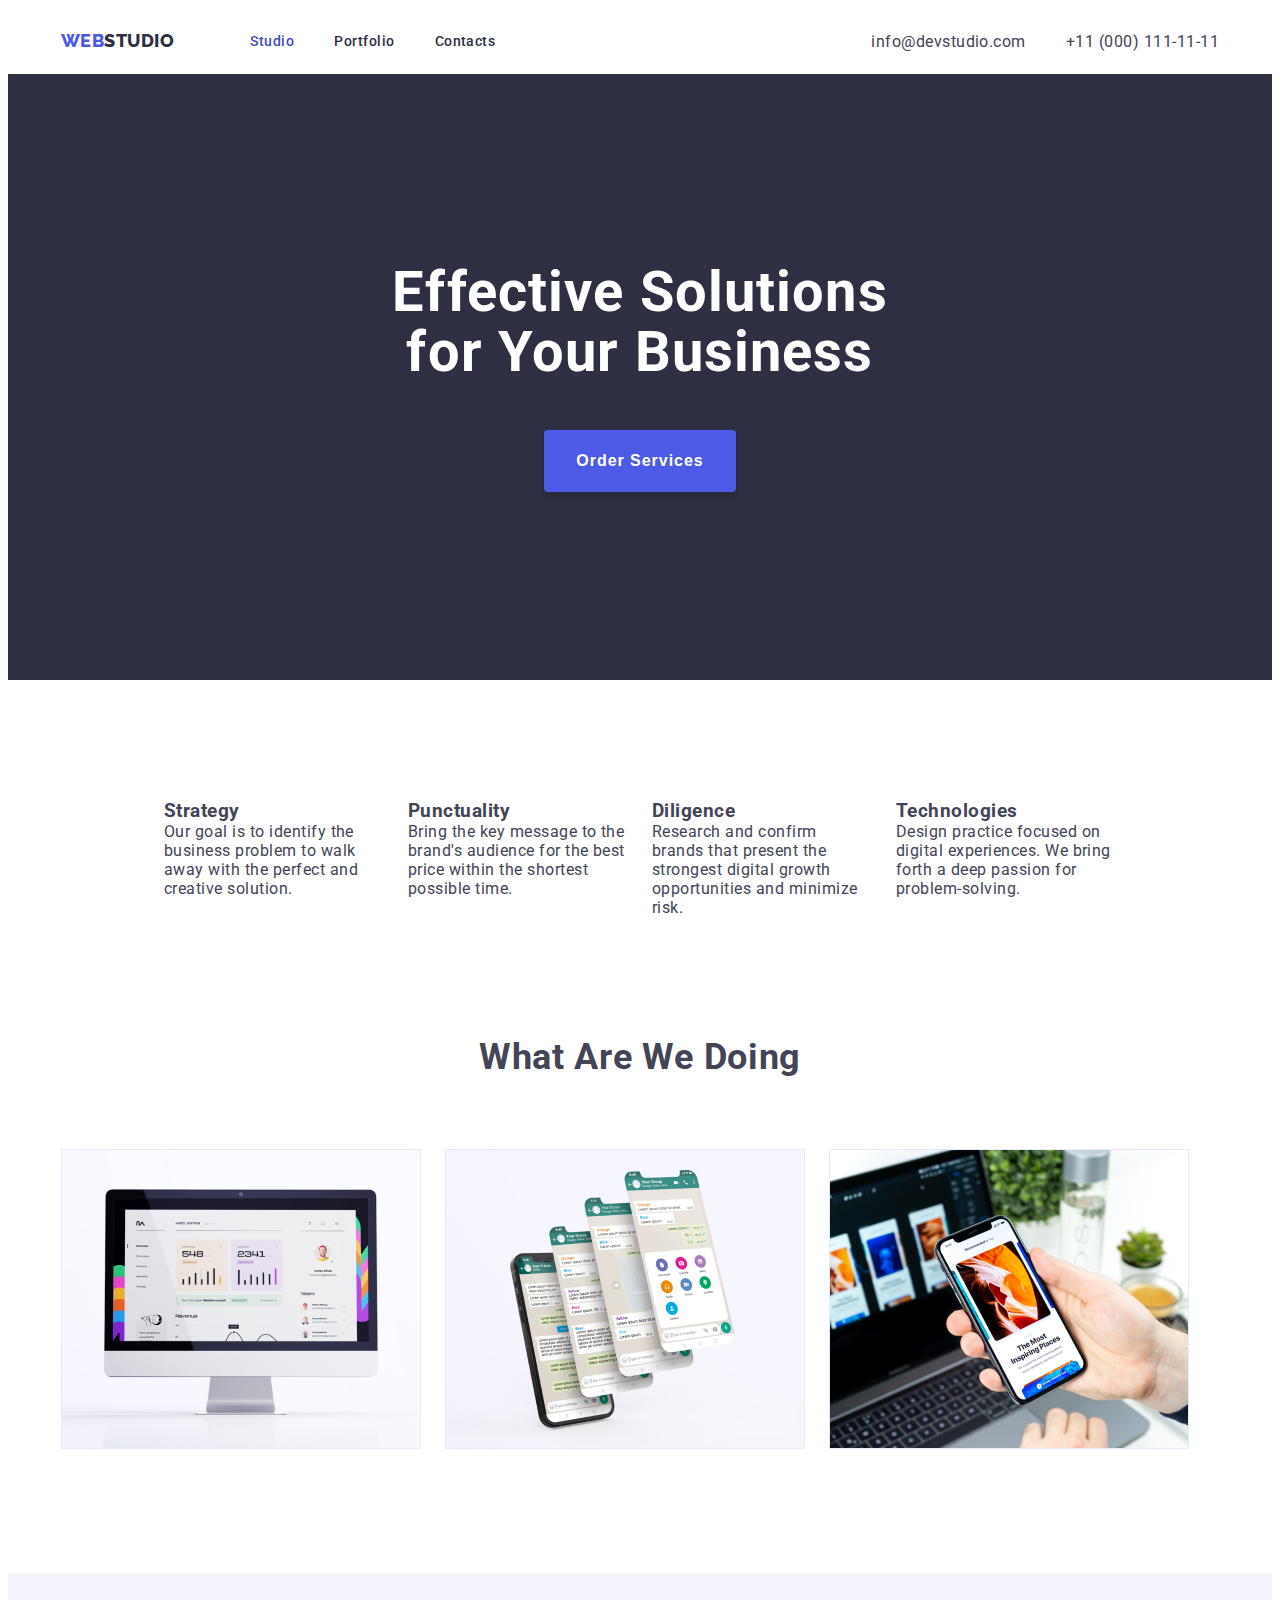
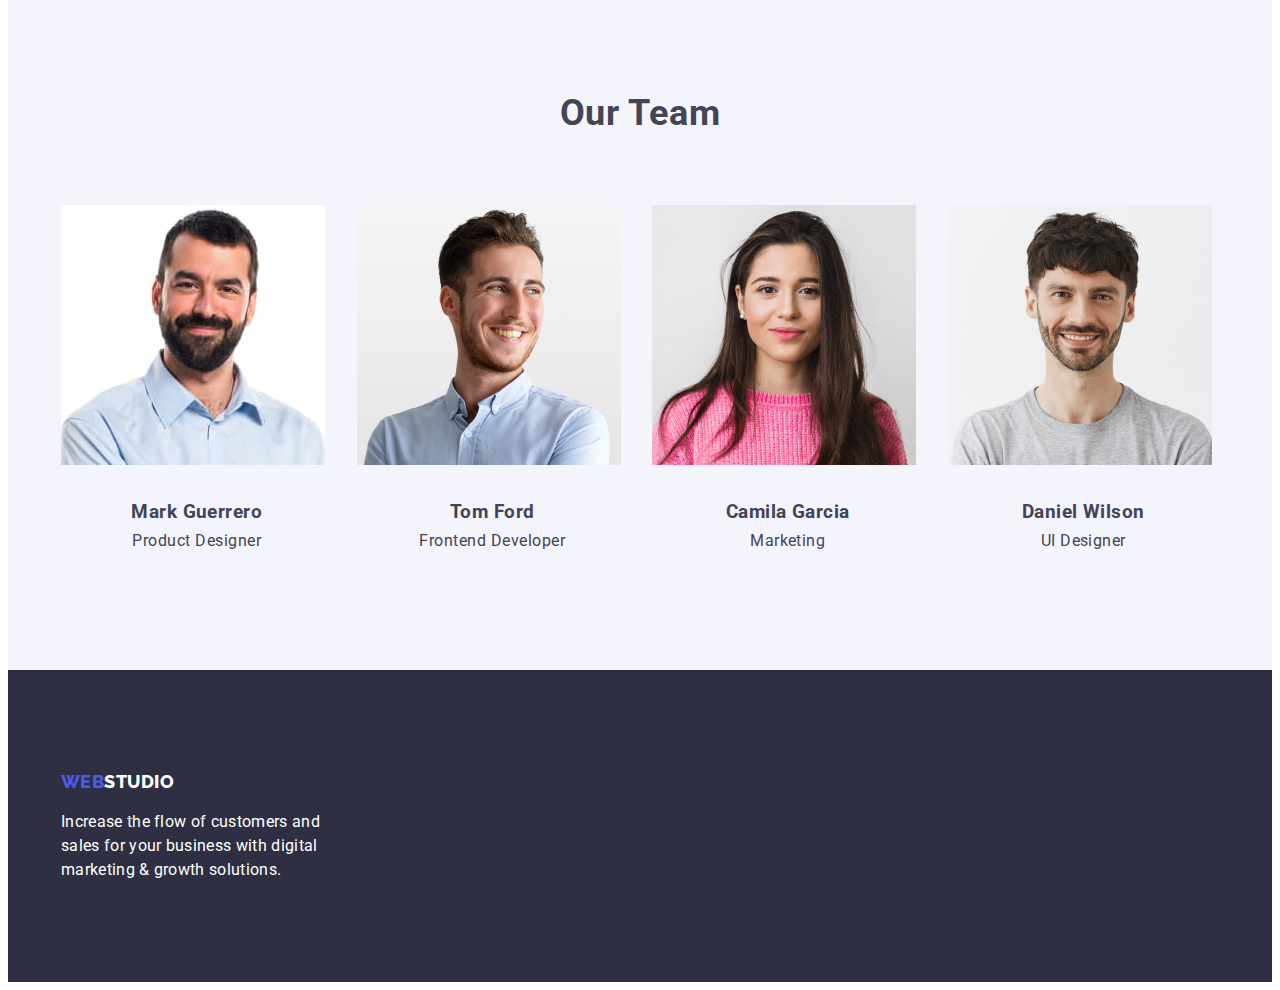
<file: index.html>
<!DOCTYPE html>
<html lang="en">
<head>
    <meta charset="UTF-8" />
    <title>webstudio</title>
    <link rel="stylesheet" href="./css/styles.css" />
    <link
      href="https://fonts.googleapis.com/css2?family=Raleway:wght@800&family=Roboto:wght@400;500;700;900&display=swap"
      rel="stylesheet"
    />
</head>
<body>

    <!--Navigation and Address-->
    <header class="header-container">
        <div class="container menu">
            <nav class="nav-container">
                    <a class="logo" href="index.html">WEB<span class="logo-black">STUDIO</span></a>
                <ul class="nav-list-container list">
                    <li class="item"><a href="./index.html" class="page current link">Studio</a></li>
                    <li class="item"><a href="./portfolio.html" class="page link">Portfolio</a></li>
                    <li class="item"><a href="" class="page link">Contacts</a></li>
                </ul>
            </nav>
            <address>
                <ul class="cta-container list">
                    <li class="item"><a href="mailto:info@devstudio.com" class="contact link">info@devstudio.com</a></li>
                    <li class="item"><a href="tel:+11(000)1111111" class="contact link">+11 (000) 111-11-11</a></li>
                </ul>
            </address>
        </div>
    </header>


    <!--Main With Sections-->
    <main>
        <!--Hero Section-->
        <section class="hero section">
            <div class="container">
                <h1 class="main-heading">Effective Solutions <br>for Your Business</h1>
                <button class="order-services" type="button"> Order Services</button>
            </div>
        </section>


        <!--Feature Section-->
        <section class="features section">
            <h2 hidden>Feature</h2>
            <ul class="feature-container list">
                <li class="item">
                    <h3>Strategy</h3>
                    <p>Our goal is to identify the business problem to walk away with the
                           perfect and creative solution.
                    </p>
                </li>
                <li class="item">
                    <h3>Punctuality</h3>
                    <p>
                        Bring the key message to the brand's audience for the best price
                        within the shortest possible time.
                    </p>
                </li>
                <li class="item">
                    <h3>Diligence</h3>
                    <p>
                        Research and confirm brands that present the strongest digital
                        growth opportunities and minimize risk.
                    </p>
                </li>
                <li class="item">
                    <h3>Technologies</h3>
                    <p>
                        Design practice focused on digital experiences. We bring forth a
                        deep passion for problem-solving.
                    </p>
                </li>
            </ul>
        </section>


        <!--What we do Section-->
        <section class="section no-top-padding">
            <div class="container">
                    <h2 class="section-head">What Are We Doing</h2>
                <ul class="whatwedo-container list">
                    <li><img src="./images/img1sec2.jpg" alt="a monitor" width="360"></li>
                    <li><img src="./images/img2sec2.jpg" alt="a cellphone" width="360"></li>
                    <li><img src="./images/img3sec2.jpg" alt="a cellphone and laptop" width="360"></li>
                </ul>
            </div>
            
        </section>


        <!--Our Team Section-->
        <section class="team-bg section">
            <div class="container">
                    <h2 class="section-head">Our Team</h2>
                <ul class="our-team list">
                    <li class="item">
                        <img src="./images/img1sec3.jpg" alt="Mark Guerrero" width="264" />
                        <h3 class="person-name">Mark Guerrero</h3>
                        <p class="designation">Product Designer</p>
                    </li>
                    <li class="item">
                        <img src="./images/img2sec3.jpg" alt="Tom Ford" width="264" />
                        <h3 class="person-name">Tom Ford</h3>
                        <p class="designation">Frontend Developer</p>
                    </li>
                    <li class="item">
                        <img src="./images/img3sec3.jpg" alt="Camila Garcia" width="264" />
                        <h3 class="person-name">Camila Garcia</h3>
                        <p class="designation">Marketing</p>
                    </li>
                    <li class="item">
                        <img src="./images/img4sec3.jpg" alt="Daniel Wilson" width="264" />
                        <h3 class="person-name">Daniel Wilson</h3>
                        <p class="designation">UI Designer</p>
                    </li>
                </ul>
            </div>
        </section>
        
    </main>

    <!--This is the Footer with Logo and Slogan -->
    <footer class="footer-container">
        <div class="holder container">
                <a class="logo" href="index.html">WEB<span class="logo-white">STUDIO</span></a>
            <p class="footer-description">
            Increase the flow of customers and sales for your business with digital
            marketing & growth solutions.
            </p>
        </div>
    </footer>
    
</body>
</html>
</file>
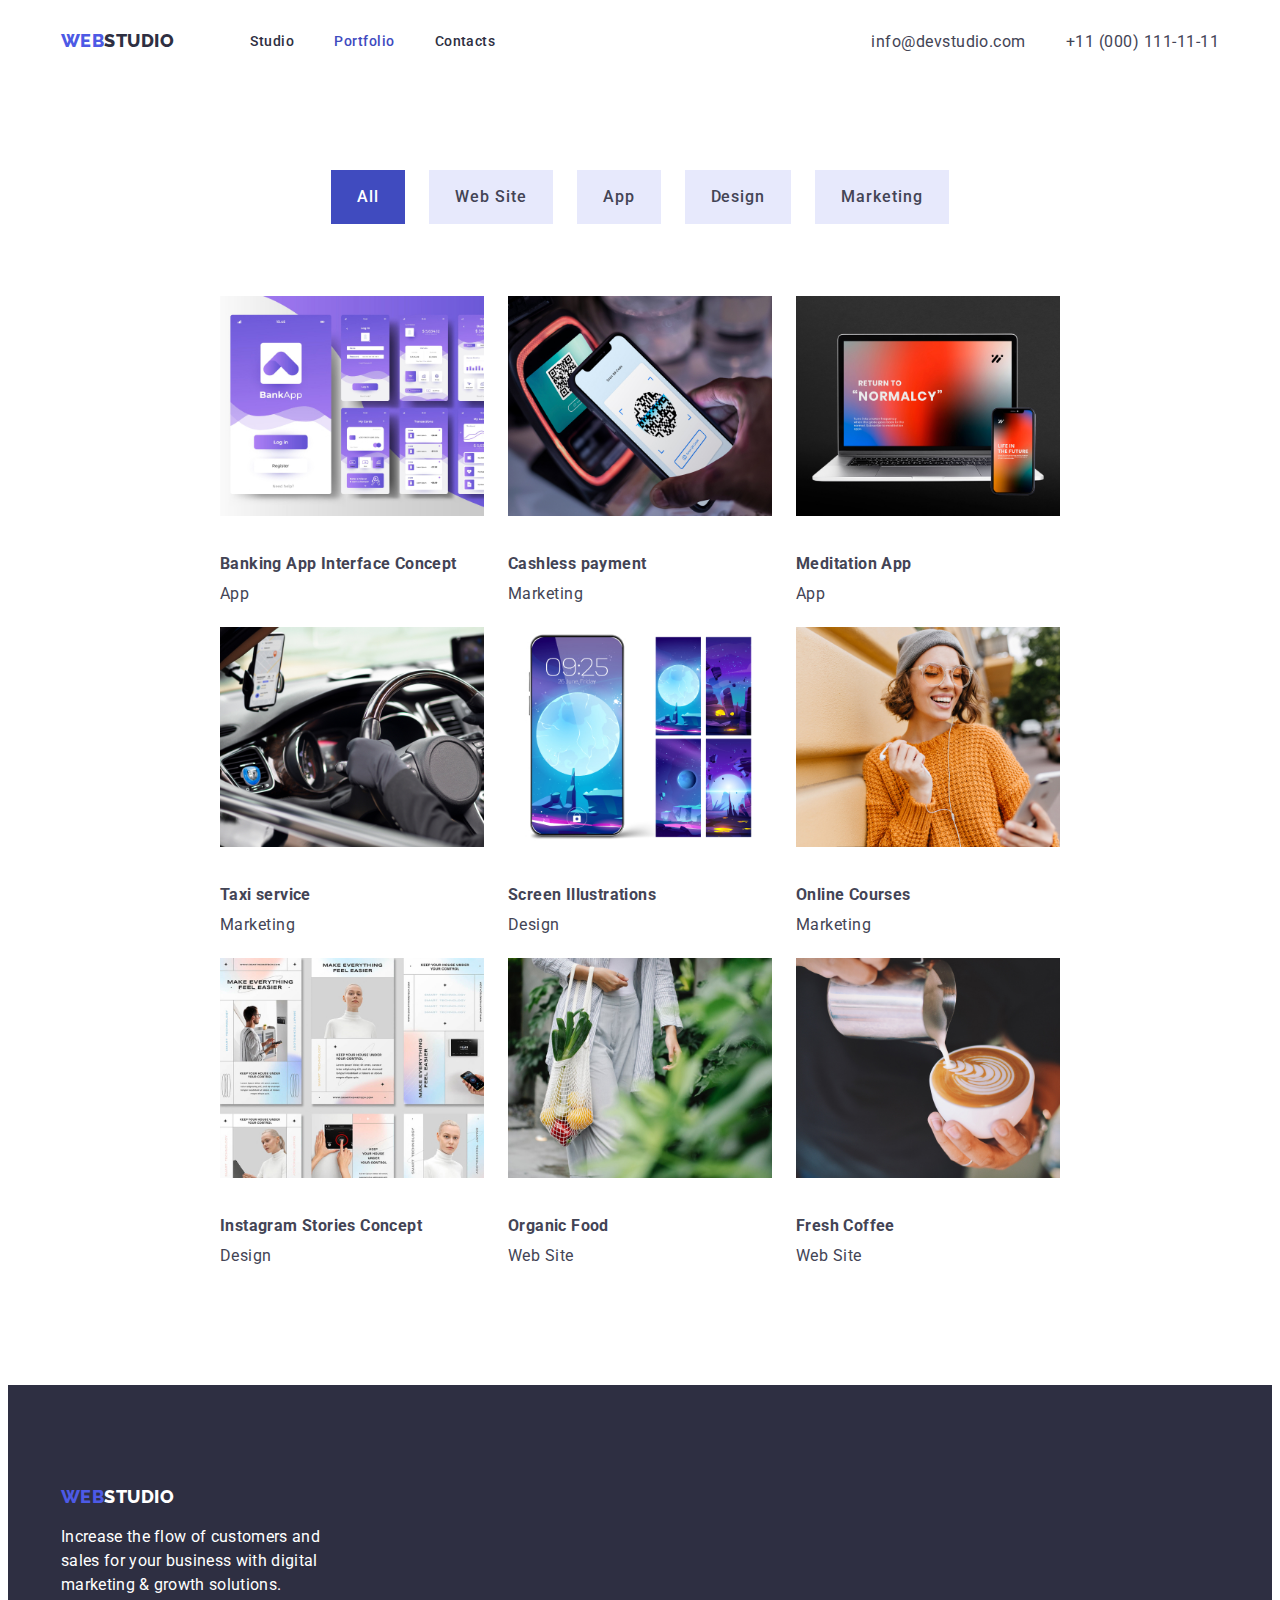
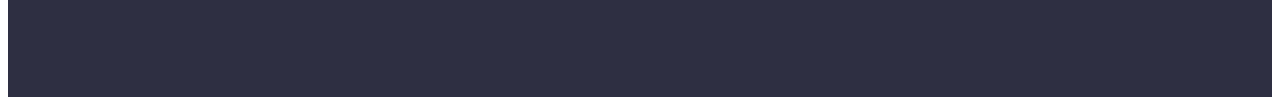
<file: portfolio.html>
<!DOCTYPE html>
<html lang="en">
<head>
    <meta charset="UTF-8" />
    <title>webstudio</title>
    <link rel="stylesheet" href="./css/styles.css" />
    <link
      href="https://fonts.googleapis.com/css2?family=Raleway:wght@800&family=Roboto:wght@400;500;700;900&display=swap"
      rel="stylesheet"
    />
</head>
<body>

    <!--Navigation and Address-->
    <header class="header-container">
        <div class="container menu">
            <nav class="nav-container">
                    <a class="logo" href="index.html">WEB<span class="logo-black">STUDIO</span></a>
                <ul class="nav-list-container list">
                    <li class="item"><a href="./index.html" class="page link">Studio</a></li>
                    <li class="item"><a href="./portfolio.html" class="page current link">Portfolio</a></li>
                    <li class="item"><a href="" class="page link">Contacts</a></li>
                </ul>
            </nav>
            <address>
                <ul class="cta-container list">
                    <li class="item"><a href="mailto:info@devstudio.com" class="contact link">info@devstudio.com</a></li>
                    <li class="item"><a href="tel:+11(000)1111111" class="contact link">+11 (000) 111-11-11</a></li>
                </ul>
            </address>
        </div>
    </header>


    <!--Main-->
    <main>
        <section class="section no-top-padding">
          <div class="container">
              <h2 hidden>Buttons</h2>
            <ul class="buttons-container list">
                <li class="item">
                  <button class="buttons filter current" type="button">All</button>
                </li>
                <li class="item">
                  <button class="buttons filter" type="button">Web Site</button>
                </li>
                <li class="item"><button class="buttons filter" type="button">App</button></li>
                <li class="item"><button class="buttons filter" type="button">Design</button></li>
                <li class="item">
                  <button class="buttons filter" type="button">Marketing</button>
                </li>
            </ul>

           <!-- Pictures-->
            <ul class="pics-container list">
              <li class="item">
                <img
                  src="./images/bankingapp.jpg"
                  alt="Banking App Interface"
                  width="264"
                />
                <h3 class="options">Banking App Interface Concept</h3>
                <p class="sub-options">App</p>
              </li>
              <li class="item">
                <img
                  src="./images/cashlesspayment.jpg"
                  alt="Cellphone QR code"
                  width="264"
                />
                <h3 class="options">Cashless payment</h3>
                <p class="sub-options">Marketing</p>
              </li>
              <li class="item">
                <img
                  src="./images/meditationapp.jpg"
                  alt="Laptop and cellphone"
                  width="264"
                />
                <h3 class="options">Meditation App</h3>
                <p class="sub-options">App</p>
              </li>
              <li class="item">
                <img
                  src="./images/taxiservice.jpg"
                  alt="driving wheel"
                  width="264"
                />
                <h3 class="options">Taxi service</h3>
                <p class="sub-optoions">Marketing</p>
              </li>
              <li class="item">
                <img
                  src="./images/screenillustrations.jpg"
                  alt="Smart phone"
                  width="264"
                />
                <h3 class="options">Screen Illustrations</h3>
                <p class="sub-options">Design</p>
              </li>
              <li class="item">
                <img
                  src="./images/onlinecourses.jpg"
                  alt="Girl in orange shades"
                  width="264"
                />
                <h3 class="options">Online Courses</h3>
                <p class="sub-options">Marketing</p>
              </li>
              <li class="item">
                <img
                  src="./images/instagramstories.jpg"
                  alt="Instagram"
                  width="264"
                />
                <h3 class="options">Instagram Stories Concept</h3>
                <p class="sub-options">Design</p>
              </li>
              <li class="item">
                <img
                  src="./images/organicfood.jpg"
                  alt="Fruits in basket"
                  width="264"
                />
                <h3 class="options">Organic Food</h3>
                <p class="sub-options">Web Site</p>
              </li>
              <li class="item">
                <img
                  src="./images/freshcoffee.jpg"
                  alt="Fresh coffee"
                  width="264"
                />
                <h3 class="options">Fresh Coffee</h3>
                <p class="sub-options">Web Site</p>
              </li>
              </ul>
          </div>
        </section>
    </main>

      <!--This is the Footer with Logo and Slogan -->
      <footer class="footer-container">
        <div class="holder container">
                <a class="logo" href="index.html">WEB<span class="logo-white">STUDIO</span></a>
            <p class="footer-description">
              Increase the flow of customers and sales for your business with digital
              marketing & growth solutions.
            </p>
        </div>
      </footer>
  </body>
</html>
</file>
<file: css/styles.css>
:root{
    --iris: #4D5AE5;
    --ocean: #404BBF;
    --navy-blue: #2E2F42;
    --slate: #434455;
    --white: #FFFFFF;
    --cornflower: #E7E9FC;
    --cloud: #F4F4FD
}

body {
    font-family: 'Roboto', sans-serif;
    font-size: 16px;
    letter-spacing: 0.03em;
    background-color: var(--white);
    color: var(--slate);
}

::before,
::after{
    box-sizing: border-box;
    margin: 0;
}

h1,h2,h3,h4,h5,h6,p {
    margin: 0;
 }

 .img{
    display: block;
    max-width: 100%;
    height: auto;
 }

.list{
    list-style: none;
    margin: 0;
    padding: 0;
}

.link{
    text-decoration:none;
}

address {
    font-style: inherit;
    margin-left: auto;

}
/* A Class given to Div Tags*/
.container{
    width: 1158px;
    margin: 0 auto;
    padding: 0 15px;
}

/* A Class given to Section Tags */
.section {
    padding: 120px 0;
}
.no-top-padding {
    padding:  0;
}

.menu,
.nav-container,
.nav-list-container,
.cta-container{
    display: flex;
    align-items: center;
}


/* LOGO and Footer Logo */
.logo{
    color: var(--iris);
    font-family:'Raleway', sans-serif;
    font-weight: 800;
    font-size:18px;
    line-height: 1.1667;
    text-decoration: none;
    
}

.logo-black{
    color: var(--navy-blue);
 }

/*Logo Footer*/
.logo-white{
    color: var(--white);
}


/*ALL NAVIGATION AND OPTION LIST in index and portfolio */

/*Magin to Separate  Studio, Portfolio, Contacts */
.nav-list-container .item:not(:last-child),
.cta-container .item:not(:last-child){
    margin-right: 40px;    
}

/*Margin to Separate Logo from Studio, Portfolio...*/
.nav-list-container{
    margin-left: 76px;
  }

.nav-list-container .page {
    color:var(--navy-blue);
    font-weight: 500;
    font-size: 14px;
    line-height: 1.14;
} 

.cta-container .contact{
    color: var(--slate);
}

/*Needs to put display block for padding to take effect*/
.nav-list-container .page,
.cta-container .contact{
    display: block;
    padding-top: 24px;
    padding-bottom: 23px;
}

.nav-list-container .page:hover,
.nav-list-container .page:focus,
.nav-list-container .page.current,
.cta-container .contact:hover,
.cta-container .contact:focus{
    color: var(--ocean);
}


/* ALL BUTTONS  IN THIS SECTION*/
.buttons {
    font-family: inherit;
    letter-spacing: 0.03em;
    border-color: transparent;
    cursor: pointer;
}

.buttons {
    background-color: var(--iris);
    color: var(--white);
    font-weight: 700;
    font-size: 16px;
    line-height:1.87;
    letter-spacing: 0.06em;
}

.order-services:hover,
.order-services:focus {
    background-color: var(--ocean);
}

.order-services {
    background-color: var(--iris);
    color: var(--white);
    font-weight: 700;
    font-size: 16px;
    line-height:1.87;
    letter-spacing: 0.06em;
    padding: 16px 32px;
    border-radius: 4px;
    border: none;
    box-shadow: 0px 4px 4px 0px rgba(0, 0, 0, 0.15);

}

/* HERO SECTION */
.hero {
    background-color:var(--navy-blue);
    font-family: 'Roboto',sans-serif ;
    line-height: 1.14;
    letter-spacing: 0.02em; 
    padding: 188px 0;
    text-align: center;
  
}

.main-heading {
    color: var(--white);
    font-size: 56px;
    font-weight: 700;
    line-height: 1.07143; /*107.143% */
    letter-spacing: 1.12px;
    margin-bottom: 48px ;
}

/*FEATURE SECTION */

.feature-container {
    display: flex;
    flex-wrap: wrap;
    gap: 24px;
    margin-left: 156px;
    margin-right: 156px;
    
}

.feature-container .item {
    flex-basis: calc((100% - 72px) / 4);
}

/* WHAT WE DO SECTION*/
.section-head {
    margin-bottom: 72px;
    text-align: center;
    font-size: 36px;
    font-weight: 700;
    line-height: 1.11111; /* 111.111% */
    letter-spacing: 0.72px;
}

.whatwedo {
    text-decoration: none;
}

.whatwedo-container{
    display: flex;
    flex-wrap: wrap;
    gap: 24px;
    padding-bottom: 120px;
}

.whatwedo-container .item {
    flex-basis: calc((100% - 48px) / 3);
}

/*OUR TEAM SECTION*/
.team-bg {
    background-color: var(--cloud)
}

.our-team {
    display: flex;
    flex-wrap: wrap;
    gap: 24px;  
}

.our-team .item {
    flex-basis: calc((100% - 72px) / 4);
}

.person-name,
.designation {
   text-align: center;
}

.person-name {
    padding-top: 32px;
}

.designation {
    padding-top: 8px;
}

/*FOR PORTFOLIO BUTTONS*/
.buttons.filter{
    background-color: var(--cornflower);
    color: var(--slate);
    font-weight: 500;
    font-size: 16px;
    line-height: 1.62;
    padding: 12px 24px;
}

.buttons.filter:hover,
.buttons.filter:focus,
.buttons.filter.current {
     background-color: var(--ocean);
     color: var(--white);
}

.buttons-container {
    display: flex;
    gap: 24px;
    align-items: center;
    justify-content: center;
    padding-top: 96px;

}

.pics-container {
    display: flex;
    flex-wrap: wrap;
    gap: 24px;
    justify-content: center;
    margin-left: 156px;
    margin-right: 156px;
    padding-top: 72px;
    padding-bottom: 120px;

}

.pics-container .item {
    flex-basis: calc((100% - 192px) / 3);
}

.options {
    font-size: 16px;
    font-weight: 700;
    line-height: 24px; /* 120% */
    letter-spacing: 0.4px;
    padding-top: 32px;
    padding-bottom: 8px;
}

/* FOOTERS */
.footer-container{
    background-color: var(--navy-blue);
    
}

.holder {
    padding-top: 101.5px;
}
.footer-description {
    color: white;
    width: 264px;
    font-size: 16px;
    font-weight: 400;
    line-height: 24px; /* 150% */
    letter-spacing: 0.32px;
    padding-top: 17.5px;
    padding-bottom: 100px;
    
}
</file>
